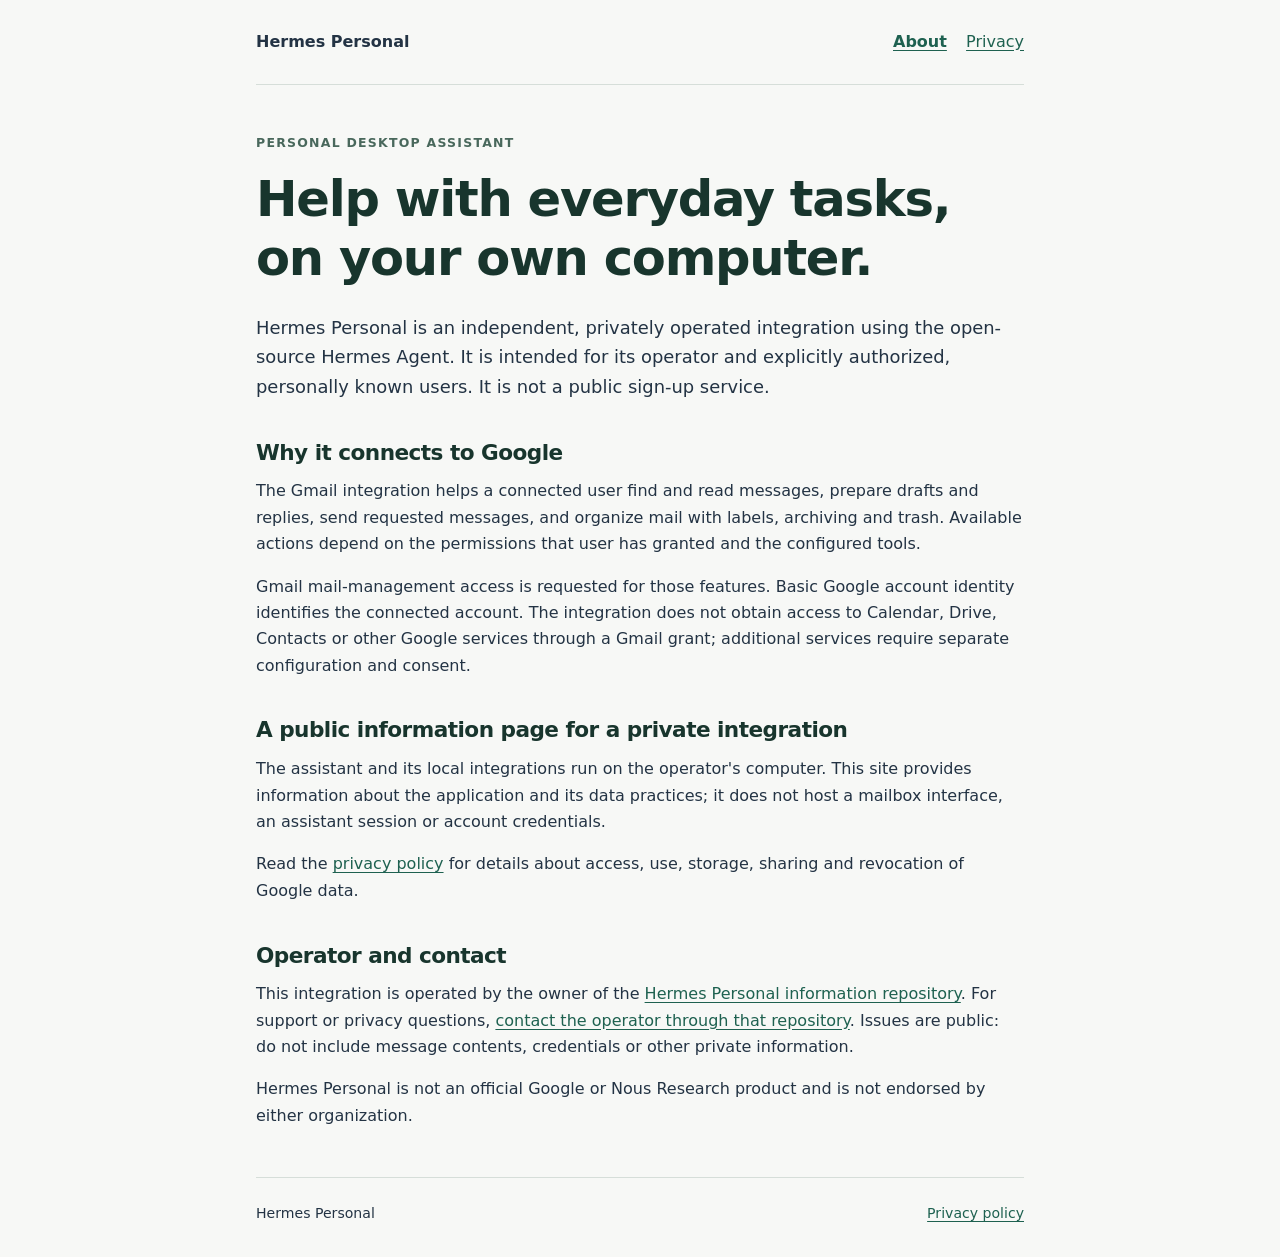
<file: index.html>
<!doctype html>
<html lang="en">
<head>
  <meta charset="utf-8">
  <meta name="viewport" content="width=device-width, initial-scale=1">
  <meta name="robots" content="noindex, nofollow">
  <meta name="description" content="Information about Hermes Personal, a private desktop assistant integration and its use of Google data.">
  <title>Hermes Personal</title>
  <link rel="stylesheet" href="site.css">
</head>
<body>
  <a class="skip" href="#content">Skip to content</a>
  <header>
    <a class="brand" href="index.html">Hermes Personal</a>
    <nav aria-label="Main navigation">
      <a href="index.html" aria-current="page">About</a>
      <a href="privacy.html">Privacy</a>
    </nav>
  </header>
  <main id="content">
    <p class="eyebrow">Personal desktop assistant</p>
    <h1>Help with everyday tasks, on your own computer.</h1>
    <p class="intro">Hermes Personal is an independent, privately operated integration using the open-source Hermes Agent. It is intended for its operator and explicitly authorized, personally known users. It is not a public sign-up service.</p>
    <section aria-labelledby="google-data">
      <h2 id="google-data">Why it connects to Google</h2>
      <p>The Gmail integration helps a connected user find and read messages, prepare drafts and replies, send requested messages, and organize mail with labels, archiving and trash. Available actions depend on the permissions that user has granted and the configured tools.</p>
      <p>Gmail mail-management access is requested for those features. Basic Google account identity identifies the connected account. The integration does not obtain access to Calendar, Drive, Contacts or other Google services through a Gmail grant; additional services require separate configuration and consent.</p>
    </section>
    <section aria-labelledby="private-use">
      <h2 id="private-use">A public information page for a private integration</h2>
      <p>The assistant and its local integrations run on the operator's computer. This site provides information about the application and its data practices; it does not host a mailbox interface, an assistant session or account credentials.</p>
      <p>Read the <a href="privacy.html">privacy policy</a> for details about access, use, storage, sharing and revocation of Google data.</p>
    </section>
    <section aria-labelledby="contact">
      <h2 id="contact">Operator and contact</h2>
      <p>This integration is operated by the owner of the <a href="https://github.com/ttager16/hermes-personal-info">Hermes Personal information repository</a>. For support or privacy questions, <a href="https://github.com/ttager16/hermes-personal-info/issues">contact the operator through that repository</a>. Issues are public: do not include message contents, credentials or other private information.</p>
      <p>Hermes Personal is not an official Google or Nous Research product and is not endorsed by either organization.</p>
    </section>
  </main>
  <footer><span>Hermes Personal</span><a href="privacy.html">Privacy policy</a></footer>
</body>
</html>
</file>
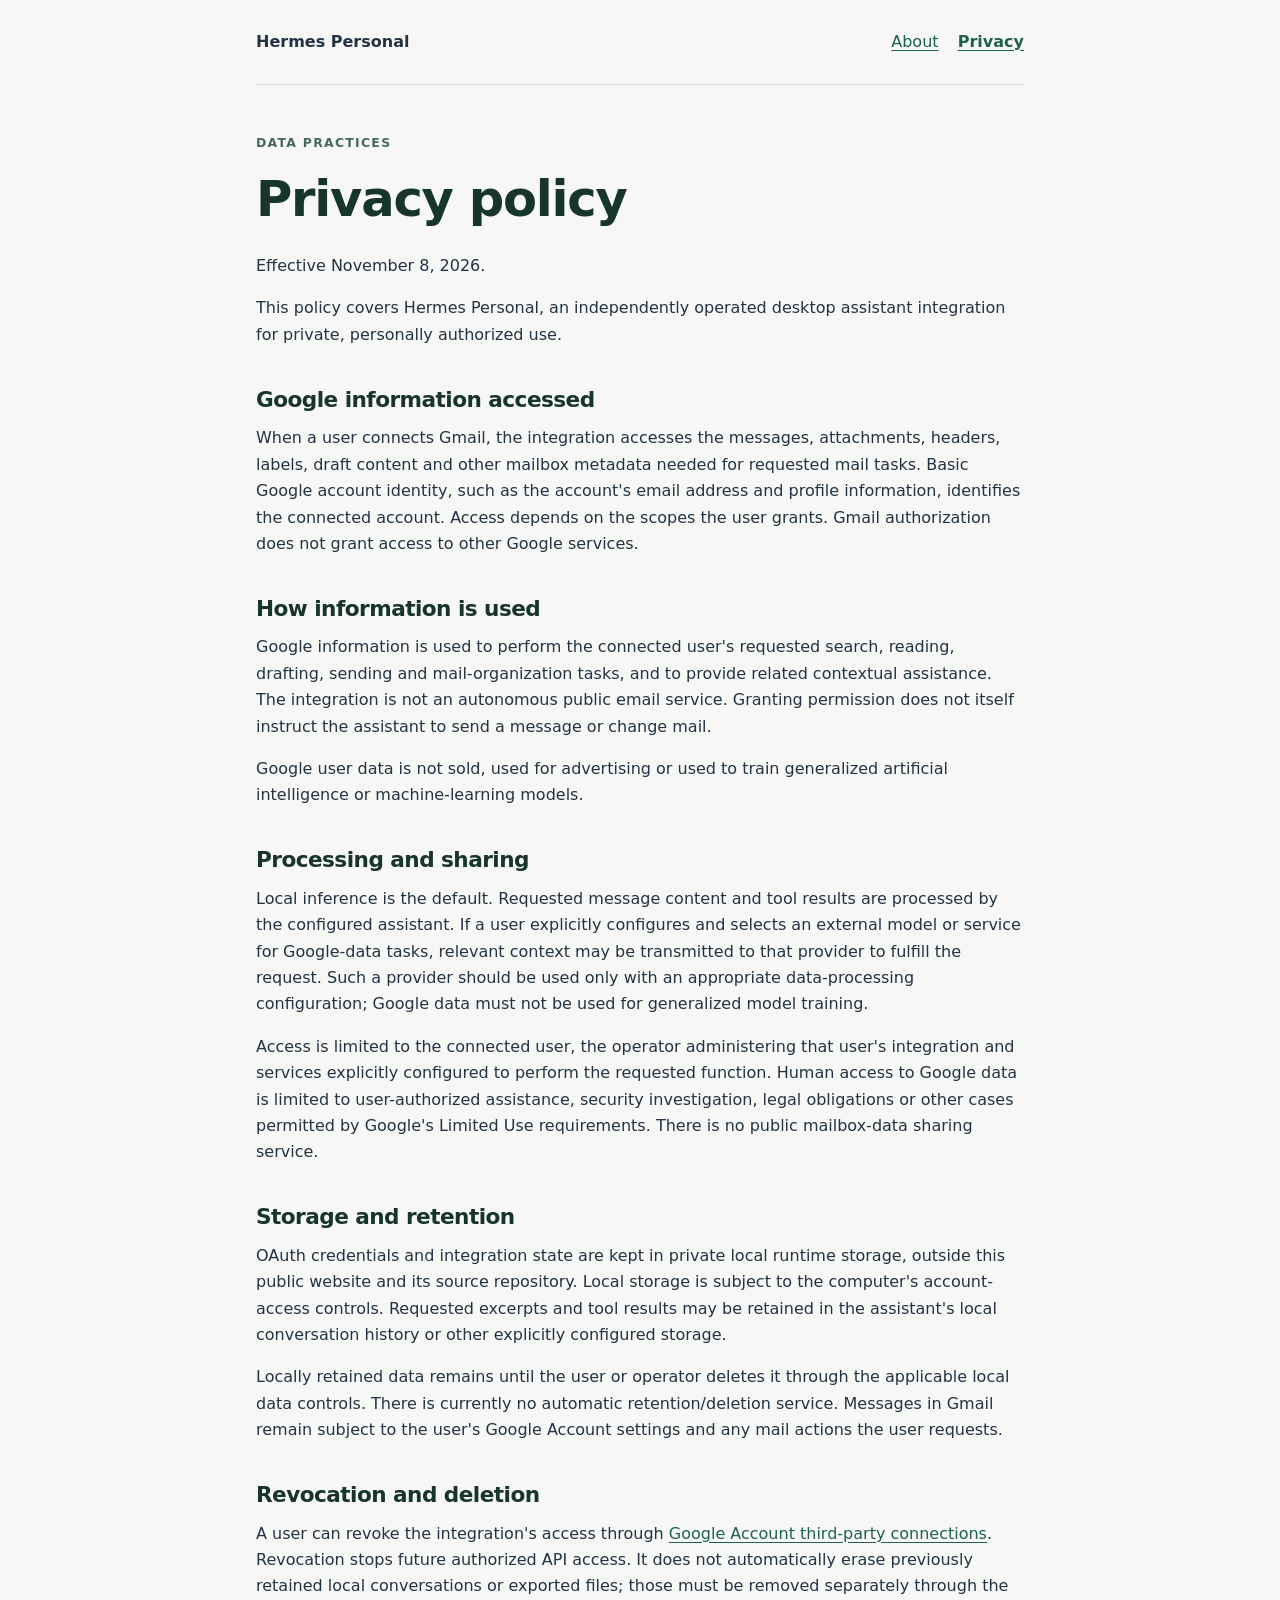
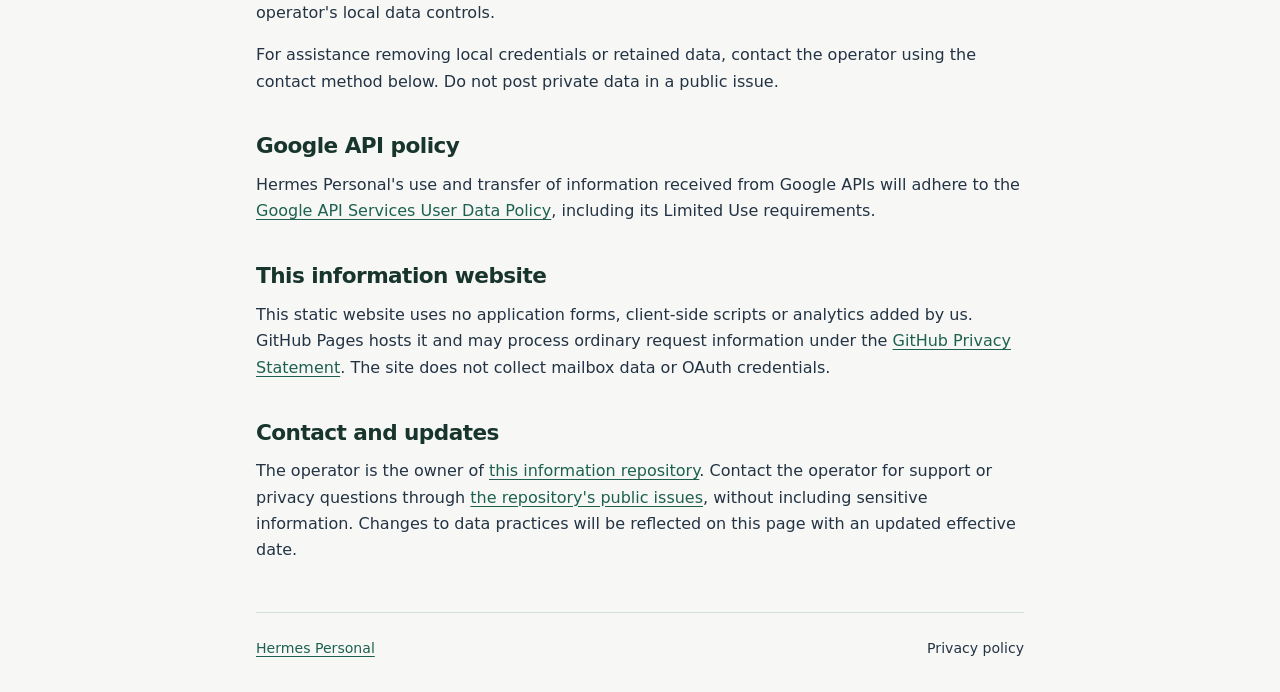
<file: privacy.html>
<!doctype html>
<html lang="en">
<head>
  <meta charset="utf-8">
  <meta name="viewport" content="width=device-width, initial-scale=1">
  <meta name="robots" content="noindex, nofollow">
  <title>Privacy policy · Hermes Personal</title>
  <link rel="stylesheet" href="site.css">
</head>
<body>
  <a class="skip" href="#content">Skip to content</a>
  <header>
    <a class="brand" href="index.html">Hermes Personal</a>
    <nav aria-label="Main navigation">
      <a href="index.html">About</a>
      <a href="privacy.html" aria-current="page">Privacy</a>
    </nav>
  </header>
  <main id="content">
    <p class="eyebrow">Data practices</p>
    <h1>Privacy policy</h1>
    <p>Effective November 8, 2026.</p>
    <p>This policy covers Hermes Personal, an independently operated desktop assistant integration for private, personally authorized use.</p>
    <h2>Google information accessed</h2>
    <p>When a user connects Gmail, the integration accesses the messages, attachments, headers, labels, draft content and other mailbox metadata needed for requested mail tasks. Basic Google account identity, such as the account's email address and profile information, identifies the connected account. Access depends on the scopes the user grants. Gmail authorization does not grant access to other Google services.</p>
    <h2>How information is used</h2>
    <p>Google information is used to perform the connected user's requested search, reading, drafting, sending and mail-organization tasks, and to provide related contextual assistance. The integration is not an autonomous public email service. Granting permission does not itself instruct the assistant to send a message or change mail.</p>
    <p>Google user data is not sold, used for advertising or used to train generalized artificial intelligence or machine-learning models.</p>
    <h2>Processing and sharing</h2>
    <p>Local inference is the default. Requested message content and tool results are processed by the configured assistant. If a user explicitly configures and selects an external model or service for Google-data tasks, relevant context may be transmitted to that provider to fulfill the request. Such a provider should be used only with an appropriate data-processing configuration; Google data must not be used for generalized model training.</p>
    <p>Access is limited to the connected user, the operator administering that user's integration and services explicitly configured to perform the requested function. Human access to Google data is limited to user-authorized assistance, security investigation, legal obligations or other cases permitted by Google's Limited Use requirements. There is no public mailbox-data sharing service.</p>
    <h2>Storage and retention</h2>
    <p>OAuth credentials and integration state are kept in private local runtime storage, outside this public website and its source repository. Local storage is subject to the computer's account-access controls. Requested excerpts and tool results may be retained in the assistant's local conversation history or other explicitly configured storage.</p>
    <p>Locally retained data remains until the user or operator deletes it through the applicable local data controls. There is currently no automatic retention/deletion service. Messages in Gmail remain subject to the user's Google Account settings and any mail actions the user requests.</p>
    <h2>Revocation and deletion</h2>
    <p>A user can revoke the integration's access through <a href="https://myaccount.google.com/connections">Google Account third-party connections</a>. Revocation stops future authorized API access. It does not automatically erase previously retained local conversations or exported files; those must be removed separately through the operator's local data controls.</p>
    <p>For assistance removing local credentials or retained data, contact the operator using the contact method below. Do not post private data in a public issue.</p>
    <h2>Google API policy</h2>
    <p>Hermes Personal's use and transfer of information received from Google APIs will adhere to the <a href="https://developers.google.com/terms/api-services-user-data-policy">Google API Services User Data Policy</a>, including its Limited Use requirements.</p>
    <h2>This information website</h2>
    <p>This static website uses no application forms, client-side scripts or analytics added by us. GitHub Pages hosts it and may process ordinary request information under the <a href="https://docs.github.com/en/site-policy/privacy-policies/github-general-privacy-statement">GitHub Privacy Statement</a>. The site does not collect mailbox data or OAuth credentials.</p>
    <h2>Contact and updates</h2>
    <p>The operator is the owner of <a href="https://github.com/ttager16/hermes-personal-info">this information repository</a>. Contact the operator for support or privacy questions through <a href="https://github.com/ttager16/hermes-personal-info/issues">the repository's public issues</a>, without including sensitive information. Changes to data practices will be reflected on this page with an updated effective date.</p>
  </main>
  <footer><a href="index.html">Hermes Personal</a><span>Privacy policy</span></footer>
</body>
</html>
</file>
<file: site.css>
:root {
  color-scheme: light;
  font-family: system-ui, -apple-system, "Segoe UI", sans-serif;
  color: #233344;
  background: #f7f8f6;
  line-height: 1.65;
}
* { box-sizing: border-box; }
body { max-width: 54rem; margin: 0 auto; padding: 0 clamp(1.2rem, 5vw, 3rem); }
header, footer { display: flex; align-items: center; justify-content: space-between; gap: 1rem; }
header { padding: 1.8rem 0; border-bottom: 1px solid #d6ded9; }
.brand { color: #233344; font-weight: 700; text-decoration: none; }
nav { display: flex; gap: 1.2rem; }
a { color: #1e6150; text-underline-offset: .18em; }
a[aria-current="page"] { font-weight: 700; }
a:focus-visible { outline: 3px solid #a25921; outline-offset: 4px; }
main { padding: 3rem 0 2rem; }
h1, h2 { line-height: 1.2; letter-spacing: -.025em; color: #18352d; }
h1 { font-size: clamp(2rem, 5vw, 3.1rem); margin: .5rem 0 1.5rem; }
h2 { font-size: 1.35rem; margin: 2.4rem 0 .8rem; }
p { margin: 0 0 1rem; }
.eyebrow { color: #49685c; font-size: .78rem; font-weight: 700; letter-spacing: .1em; text-transform: uppercase; }
.intro { font-size: 1.12rem; }
footer { padding: 1.5rem 0 2rem; border-top: 1px solid #d6ded9; font-size: .88rem; }
.skip { position: absolute; top: -10rem; }
.skip:focus { top: .5rem; padding: .5rem; background: white; }
@media (max-width: 380px) { header, footer { flex-wrap: wrap; } }
</file>
